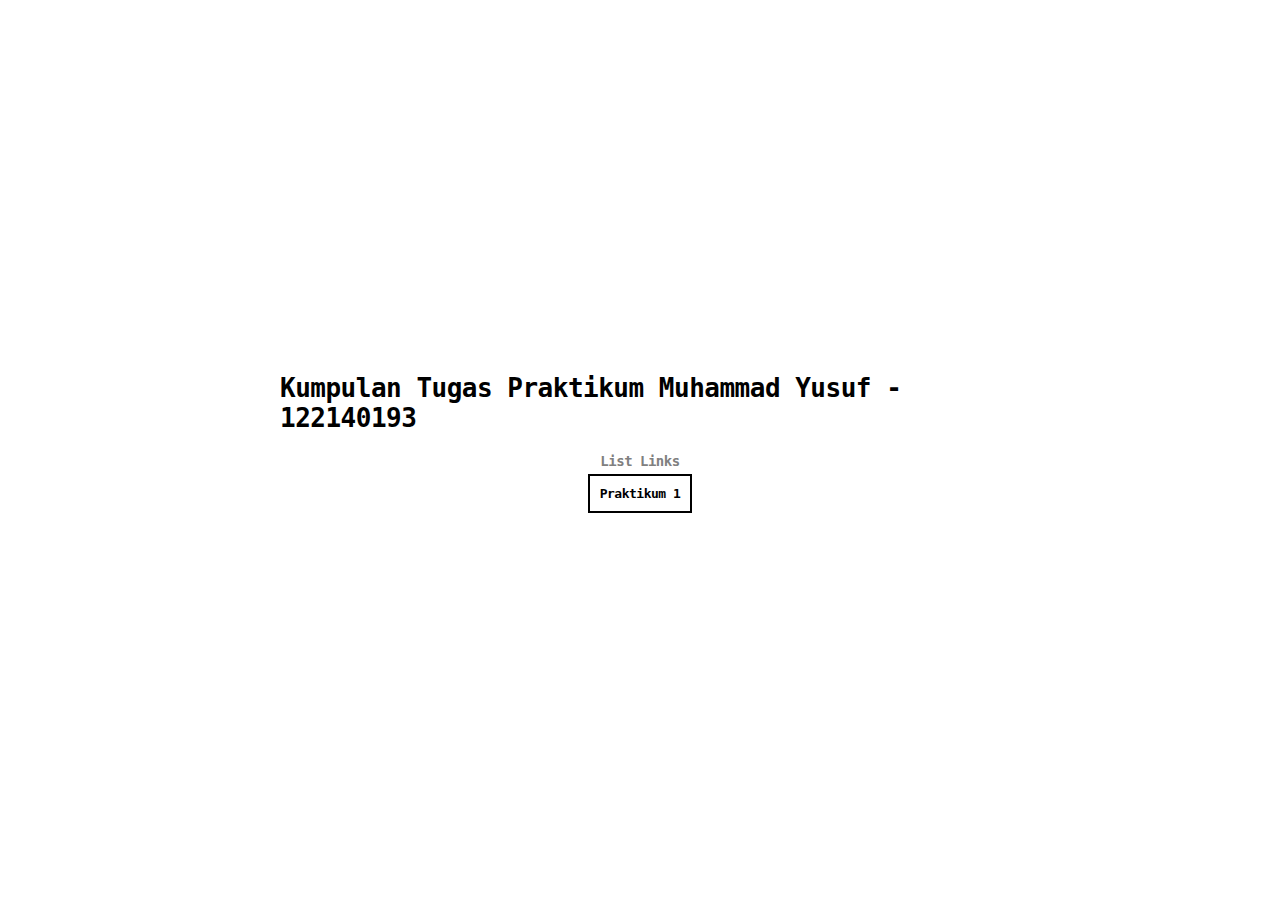
<file: index.html>
<!DOCTYPE html>
<html lang="en">
  <head>
    <meta charset="UTF-8" />
    <meta name="viewport" content="width=device-width, initial-scale=1.0" />
    <title>Tugas Muhammad Yusuf - 122140193</title>
    <link rel="stylesheet" href="./style.css" />
  </head>
  <body>
    <div class="container">
      <h1>Kumpulan Tugas Praktikum Muhammad Yusuf - 122140193</h1>

      <div class="links-container">
        <p>List Links</p>

        <div class="link-list">
          <a href="./pertemuan1/index.html">Praktikum 1</a>
          <!-- <a href="./pertemuan2/index.html">Praktikum 2</a> -->
        </div>
      </div>
    </div>
  </body>
</html>
</file>
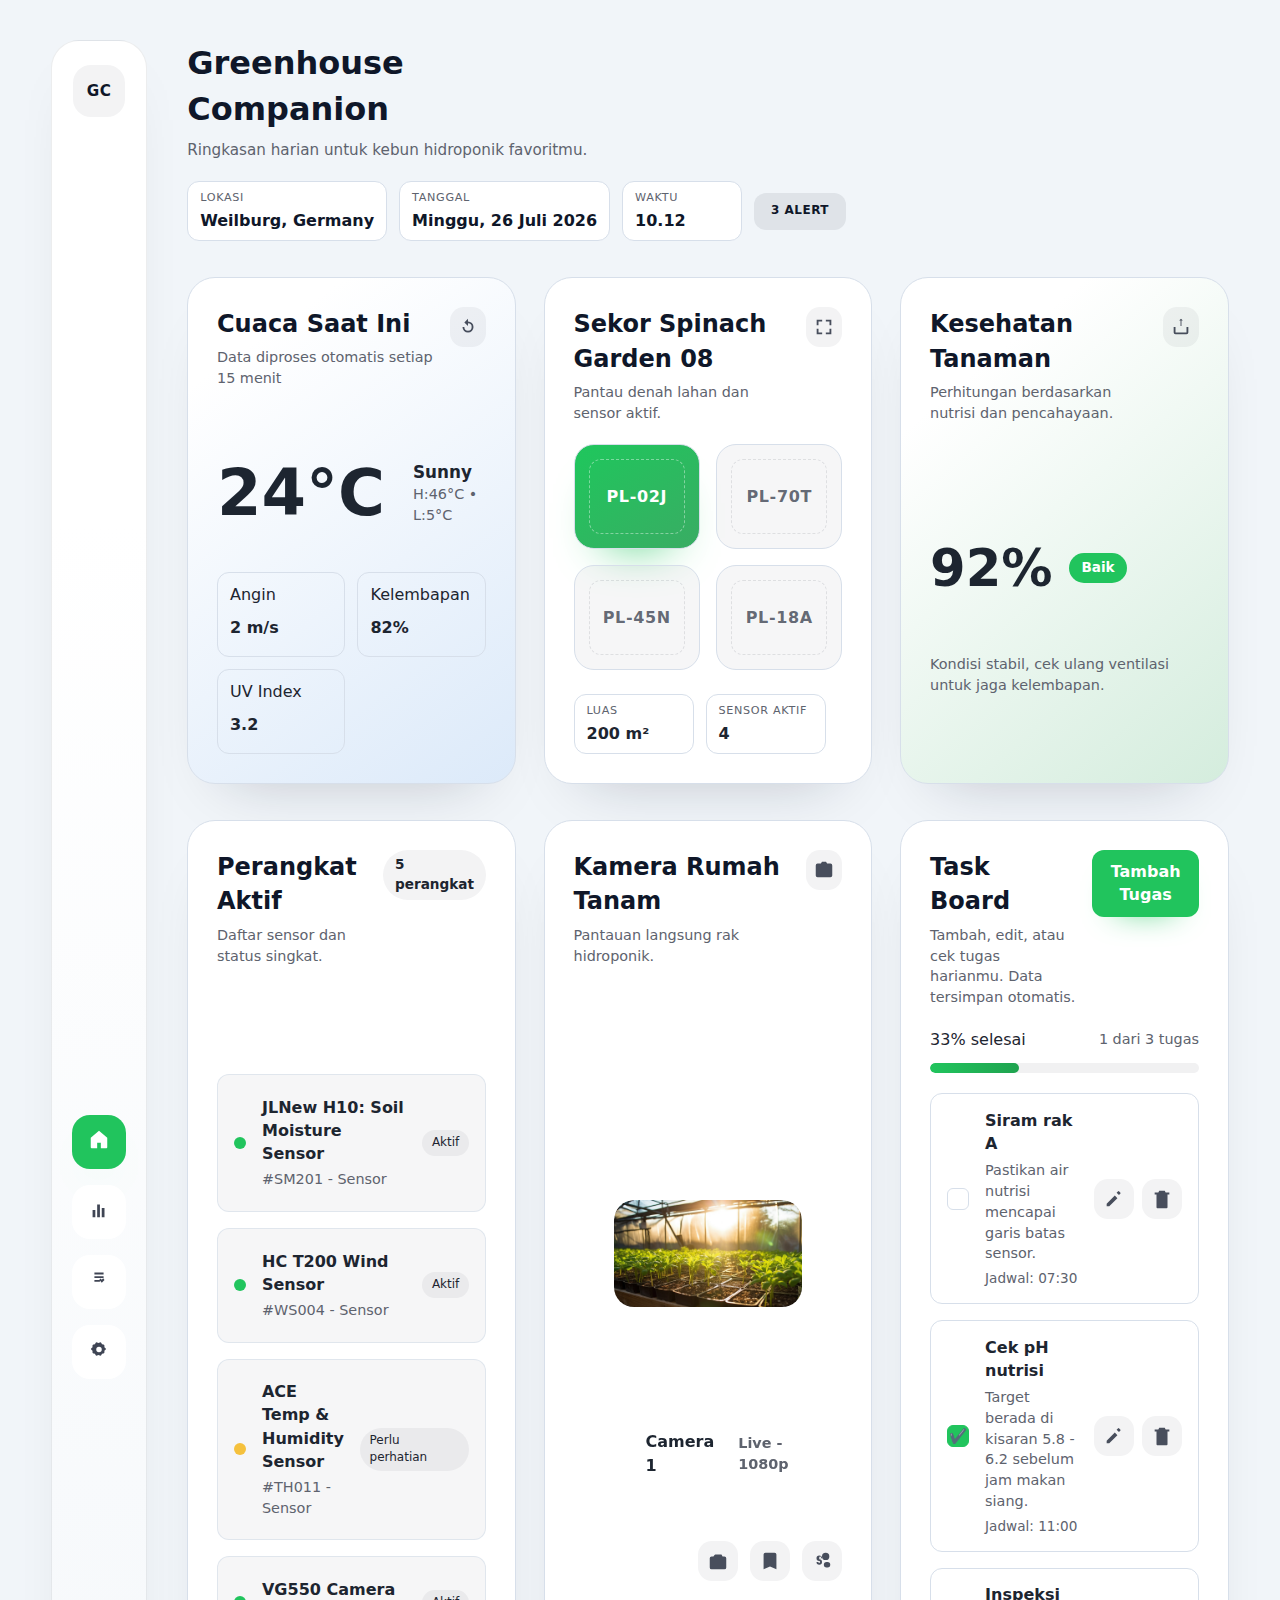
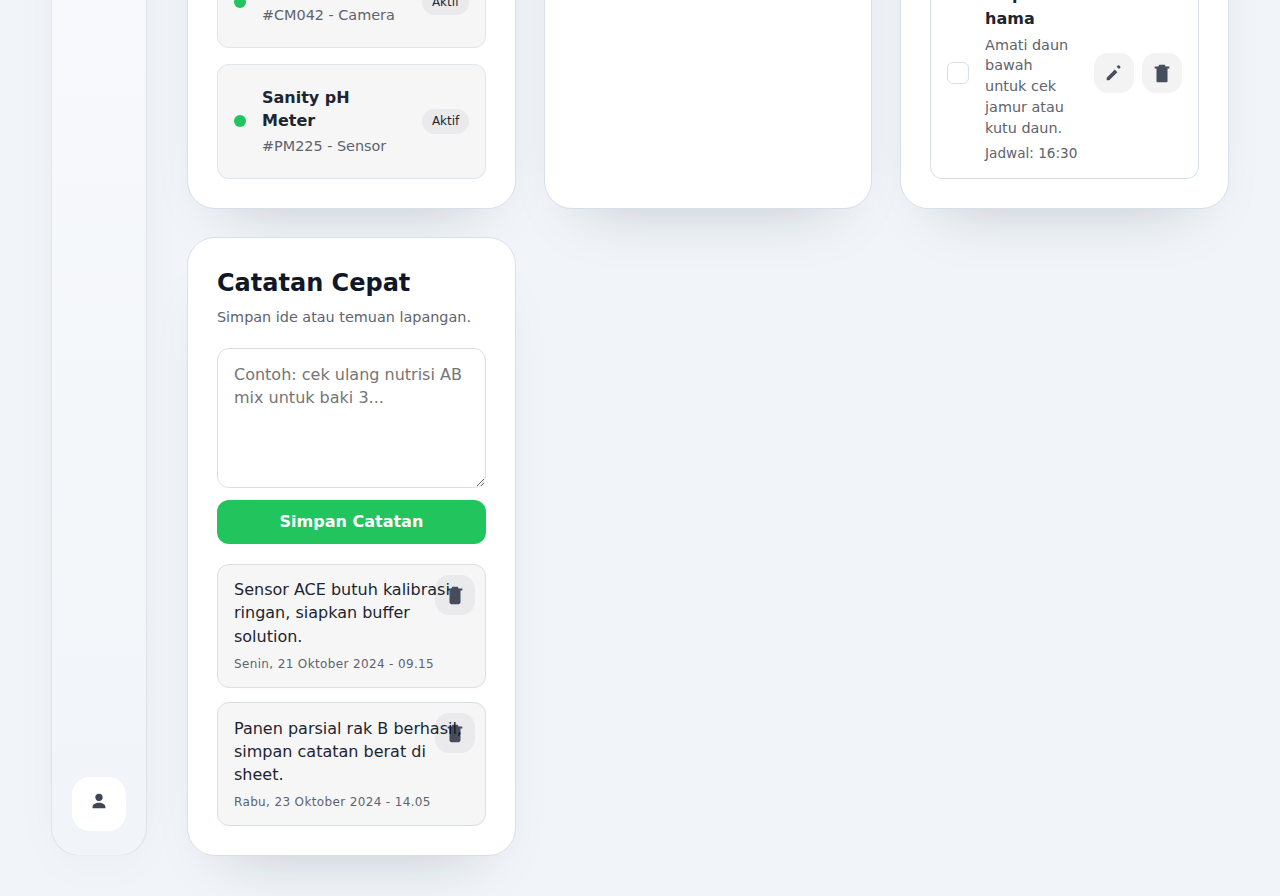
<file: pertemuan2/index.html>
<!DOCTYPE html>
<html lang="en">
  <head>
    <meta charset="UTF-8" />
    <meta name="viewport" content="width=device-width, initial-scale=1.0" />
    <title>Greenhouse Companion Dashboard</title>
    <link rel="stylesheet" href="./style.css" />
  </head>
  <body>
    <div class="app-shell">
      <aside class="sidebar" data-module="sidebar">
        <div class="sidebar__logo" aria-label="Dashboard navigation">
          <span class="sidebar__badge">GC</span>
        </div>
        <nav class="sidebar__nav" aria-label="Primary">
          <a class="sidebar__button" data-route="index.html" href="index.html">
            <span aria-hidden="true">
              <svg viewBox="0 0 24 24" focusable="false">
                <path
                  d="M12 3 3 10.5V21a1 1 0 0 0 1 1h6v-6h4v6h6a1 1 0 0 0 1-1V10.5L12 3Z"
                />
              </svg>
            </span>
            <span class="sr-only">Beranda</span>
          </a>
          <a
            class="sidebar__button"
            data-route="analytics.html"
            href="analytics.html"
          >
            <span aria-hidden="true">
              <svg viewBox="0 0 24 24" focusable="false">
                <path d="M5 13h3v8H5zm5-6h3v14h-3zm5 4h3v10h-3z" />
              </svg>
            </span>
            <span class="sr-only">Analitik</span>
          </a>
          <a class="sidebar__button" data-route="tasks.html" href="tasks.html">
            <span aria-hidden="true">
              <svg viewBox="0 0 24 24" focusable="false">
                <path d="M7 5h10v2H7zM7 9h10v2H7zM7 13h6v2H7z" />
                <path
                  d="m16.59 11.17-1.6 1.6-1.23-1.24-1.41 1.42L15 16l3-3-1.41-1.83Z"
                />
              </svg>
            </span>
            <span class="sr-only">Tugas</span>
          </a>
          <a
            class="sidebar__button"
            data-route="settings.html"
            href="settings.html"
          >
            <span aria-hidden="true">
              <svg viewBox="0 0 24 24" focusable="false">
                <path
                  d="M19.14 12.94a1.29 1.29 0 0 0 0-1.88l-1.27-.98.08-1.57a1.3 1.3 0 0 0-1.09-1.32l-1.58-.27-.73-1.4a1.3 1.3 0 0 0-1.67-.6l-1.47.6-1.47-.6a1.3 1.3 0 0 0-1.67.6l-.73 1.4-1.58.27a1.3 1.3 0 0 0-1.09 1.32l.08 1.57-1.27.98a1.29 1.29 0 0 0 0 1.88l1.27.98-.08 1.57a1.3 1.3 0 0 0 1.09 1.32l1.58.27.73 1.4a1.3 1.3 0 0 0 1.67.6l1.47-.6 1.47.6a1.3 1.3 0 0 0 1.67-.6l.73-1.4 1.58-.27a1.3 1.3 0 0 0 1.09-1.32l-.08-1.57Zm-7.14 2.56a3 3 0 1 1 3-3 3 3 0 0 1-3 3Z"
                />
              </svg>
            </span>
            <span class="sr-only">Pengaturan</span>
          </a>
        </nav>
        <footer class="sidebar__footer">
          <a
            class="sidebar__button"
            data-route="profile.html"
            href="profile.html"
          >
            <span aria-hidden="true">
              <svg viewBox="0 0 24 24" focusable="false">
                <path
                  d="M12 12a4 4 0 1 0 0-8 4 4 0 0 0 0 8Zm0 2c-3.99 0-7 2.02-7 4.5V20h14v-1.5c0-2.48-3.01-4.5-7-4.5Z"
                />
              </svg>
            </span>
            <span class="sr-only">Profil</span>
          </a>
        </footer>
      </aside>

      <main class="main-area">
        <header class="top-bar">
          <div class="top-bar__info">
            <h1>Greenhouse Companion</h1>
            <p>Ringkasan harian untuk kebun hidroponik favoritmu.</p>
          </div>
          <div class="top-bar__meta">
            <div class="meta-chip">
              <span class="meta-chip__label">Lokasi</span>
              <span class="meta-chip__value" data-location
                >Weilburg, Germany</span
              >
            </div>
            <div class="meta-chip">
              <span class="meta-chip__label">Tanggal</span>
              <span class="meta-chip__value" data-current-date
                >Selasa, 10 September 2024</span
              >
            </div>
            <div class="meta-chip">
              <span class="meta-chip__label">Waktu</span>
              <span class="meta-chip__value" data-current-time>09:37</span>
            </div>
            <button class="alert-button" data-action="alerts" type="button">
              <span aria-hidden="true">3 alert</span>
              <span class="sr-only">Buka daftar alert</span>
            </button>
          </div>
        </header>

        <section class="grid grid--summary">
          <article class="card card--highlight" id="weather-card">
            <header class="card__header">
              <div>
                <h2>Cuaca Saat Ini</h2>
                <p class="muted">Data diproses otomatis setiap 15 menit</p>
              </div>
              <button
                class="icon-button"
                data-action="refresh-weather"
                type="button"
                aria-label="Perbarui cuaca"
              >
                <svg viewBox="0 0 24 24" focusable="false">
                  <path d="M12 6V3l-4 4 4 4V8a4 4 0 1 1-4 4H6a6 6 0 1 0 6-6Z" />
                </svg>
              </button>
            </header>
            <section class="weather-summary">
              <div class="weather-summary__temp" data-temperature>24&deg;C</div>
              <div>
                <p class="weather-summary__condition" data-condition>Sunny</p>
                <p class="muted" data-temp-range>H:46&deg;C &bull; L:5&deg;C</p>
              </div>
            </section>
            <footer class="weather-details">
              <div class="weather-details__item">
                <span>Angin</span>
                <strong data-wind-speed>2 m/s</strong>
              </div>
              <div class="weather-details__item">
                <span>Kelembapan</span>
                <strong data-humidity>82%</strong>
              </div>
              <div class="weather-details__item">
                <span>UV Index</span>
                <strong data-uv-index>3.2</strong>
              </div>
            </footer>
          </article>

          <article class="card map-card">
            <header class="card__header">
              <div>
                <h2>Sekor Spinach Garden 08</h2>
                <p class="muted">Pantau denah lahan dan sensor aktif.</p>
              </div>
              <button
                class="icon-button"
                data-action="expand-map"
                type="button"
                aria-label="Perbesar denah"
              >
                <svg viewBox="0 0 24 24" focusable="false">
                  <path
                    d="M4 4h6v2H6v4H4V4Zm16 0v6h-2V6h-4V4h6ZM4 14h2v4h4v2H4v-6Zm16 6h-6v-2h4v-4h2v6Z"
                  />
                </svg>
              </button>
            </header>
            <div class="map-card__body">
              <div class="map-card__grid">
                <div class="map-card__plot is-active">
                  <span>PL-02J</span>
                </div>
                <div class="map-card__plot">
                  <span>PL-70T</span>
                </div>
                <div class="map-card__plot">
                  <span>PL-45N</span>
                </div>
                <div class="map-card__plot">
                  <span>PL-18A</span>
                </div>
              </div>
              <div class="map-card__meta">
                <div class="meta-chip">
                  <span class="meta-chip__label">Luas</span>
                  <span class="meta-chip__value">200 m&sup2;</span>
                </div>
                <div class="meta-chip">
                  <span class="meta-chip__label">Sensor Aktif</span>
                  <span class="meta-chip__value" data-sensor-count>4</span>
                </div>
              </div>
            </div>
          </article>

          <article class="card card--status" id="health-card">
            <header class="card__header">
              <div>
                <h2>Kesehatan Tanaman</h2>
                <p class="muted">
                  Perhitungan berdasarkan nutrisi dan pencahayaan.
                </p>
              </div>
              <button
                class="icon-button"
                data-action="share-health"
                type="button"
                aria-label="Bagikan laporan kesehatan"
              >
                <svg viewBox="0 0 24 24" focusable="false">
                  <path d="m14 5-2-2-2 2h1.5v6h1V5H14Z" />
                  <path
                    d="M6 20h12a2 2 0 0 0 2-2v-6h-2v6H6v-6H4v6a2 2 0 0 0 2 2Z"
                  />
                </svg>
              </button>
            </header>
            <div class="status-card__content">
              <div class="status-card__value" data-health-score>94%</div>
              <div class="status-card__tag">Baik</div>
            </div>
            <p class="muted" data-health-message>
              Tanamanmu lagi on fire, pertahankan pola nutrisi saat ini.
            </p>
          </article>
        </section>

        <section class="grid grid--detail">
          <article class="card" id="device-card">
            <header class="card__header">
              <div>
                <h2>Perangkat Aktif</h2>
                <p class="muted">Daftar sensor dan status singkat.</p>
              </div>
              <span class="chip" data-device-count>0 perangkat</span>
            </header>
            <ul class="device-list" data-device-list></ul>
          </article>

          <article class="card camera-card">
            <header class="card__header">
              <div>
                <h2>Kamera Rumah Tanam</h2>
                <p class="muted">Pantauan langsung rak hidroponik.</p>
              </div>
              <button
                class="icon-button"
                data-action="cycle-camera"
                type="button"
                aria-label="Ganti kamera"
              >
                <svg viewBox="0 0 24 24" focusable="false">
                  <path
                    d="M5 5h3.6L9.8 3h4.4l1.2 2H19a2 2 0 0 1 2 2v11a2 2 0 0 1-2 2H5a2 2 0 0 1-2-2V7a2 2 0 0 1 2-2Zm7 4.5a3.5 3.5 0 1 0 0 7 3.5 3.5 0 0 0 0-7Zm0-2a5.5 5.5 0 1 1 0 11 5.5 5.5 0 0 1 0-11Z"
                  />
                </svg>
              </button>
            </header>
            <figure class="camera-card__body">
              <img
                src="./assets/image.png"
                alt="Rak hidroponik berisi sayuran hijau"
              />
              <figcaption class="camera-card__caption">
                <span data-camera-name>Camera 1</span>
                <span class="muted" data-camera-status>Live - 1080p</span>
              </figcaption>
            </figure>
            <footer class="camera-action">
              <button
                class="icon-button"
                data-action="camera-capture"
                type="button"
                aria-label="Ambil foto"
              >
                <svg viewBox="0 0 24 24" focusable="false">
                  <path
                    d="M12 16.5a3.5 3.5 0 1 0 0-7 3.5 3.5 0 0 0 0 7Zm7-9.5h-2l-1.2-2A1 1 0 0 0 14.9 5H9.1a1 1 0 0 0-.9.5L7 7H5a2 2 0 0 0-2 2v10a2 2 0 0 0 2 2h14a2 2 0 0 0 2-2V9a2 2 0 0 0-2-2Z"
                  />
                </svg>
              </button>
              <button
                class="icon-button"
                data-action="camera-bookmark"
                type="button"
                aria-label="Simpan tangkapan"
              >
                <svg viewBox="0 0 24 24" focusable="false">
                  <path
                    d="M7 3h10a2 2 0 0 1 2 2v16l-7-3-7 3V5a2 2 0 0 1 2-2Z"
                  />
                </svg>
              </button>
              <button
                class="icon-button"
                data-action="camera-share"
                type="button"
                aria-label="Bagikan feed"
              >
                <svg viewBox="0 0 24 24" focusable="false">
                  <path
                    d="M16 3a4 4 0 1 1-4 4 4 4 0 0 1 4-4Zm-7 7a3 3 0 1 1-3 3h2a1 1 0 1 0 1-1 3 3 0 0 1 0-6 3 3 0 0 1 3 3h-2a1 1 0 1 0-1-1Z"
                  />
                  <path d="M18 13a3 3 0 0 1 0 6h-1a3 3 0 0 1 0-6h1Z" />
                </svg>
              </button>
            </footer>
          </article>

          <article class="card tasks-card" id="task-card">
            <header class="card__header">
              <div>
                <h2>Task Board</h2>
                <p class="muted">
                  Tambah, edit, atau cek tugas harianmu. Data tersimpan
                  otomatis.
                </p>
              </div>
              <button
                class="primary-button"
                data-action="add-task"
                type="button"
              >
                Tambah Tugas
              </button>
            </header>
            <div class="progress-meter">
              <div class="progress-meter__info">
                <span data-progress-label>0% selesai</span>
                <span class="muted" data-progress-count>0 dari 0 tugas</span>
              </div>
              <div class="progress-meter__bar">
                <span class="progress-meter__fill" data-progress-fill></span>
              </div>
            </div>
            <ul class="task-list" data-task-list></ul>
          </article>

          <article class="card notes-card">
            <header class="card__header">
              <div>
                <h2>Catatan Cepat</h2>
                <p class="muted">Simpan ide atau temuan lapangan.</p>
              </div>
            </header>
            <form class="notes-form" data-notes-form>
              <textarea
                name="note"
                rows="4"
                placeholder="Contoh: cek ulang nutrisi AB mix untuk baki 3..."
                required
              ></textarea>
              <button class="primary-button" type="submit">
                Simpan Catatan
              </button>
            </form>
            <ul class="notes-list" data-notes-list></ul>
          </article>
        </section>
      </main>
    </div>

    <dialog class="task-dialog" data-task-dialog>
      <form method="dialog" class="task-dialog__content" data-task-form>
        <header>
          <h3 data-dialog-title>Tambah Tugas</h3>
        </header>
        <label>
          Judul
          <input
            name="title"
            type="text"
            placeholder="Contoh: Siram rak A"
            required
          />
        </label>
        <label>
          Catatan
          <textarea
            name="description"
            rows="3"
            placeholder="Detail singkat tentang tugas ini"
            required
          ></textarea>
        </label>
        <label>
          Jadwal
          <input name="schedule" type="time" value="07:00" />
        </label>
        <footer class="task-dialog__footer">
          <button
            type="reset"
            class="secondary-button"
            data-action="close-dialog"
          >
            Batal
          </button>
          <button
            type="submit"
            class="primary-button"
            data-action="submit-task"
          >
            Simpan
          </button>
        </footer>
      </form>
    </dialog>

    <template id="task-item">
      <li class="task-item">
        <label class="task-item__checkbox">
          <input type="checkbox" />
          <span></span>
        </label>
        <div class="task-item__content">
          <strong class="task-item__title"></strong>
          <p class="task-item__description muted"></p>
          <span class="task-item__schedule"></span>
        </div>
        <div class="task-item__actions">
          <button
            class="icon-button"
            data-action="edit-task"
            type="button"
            aria-label="Edit tugas"
          >
            <svg viewBox="0 0 24 24" focusable="false">
              <path
                d="m4 17.17 8.88-8.88 2.83 2.83L6.83 20H4v-2.83Zm13.41-9.41 1.42-1.42a1 1 0 0 0 0-1.41l-1.17-1.18a1 1 0 0 0-1.41 0l-1.42 1.42 2.58 2.59Z"
              />
            </svg>
          </button>
          <button
            class="icon-button"
            data-action="delete-task"
            type="button"
            aria-label="Hapus tugas"
          >
            <svg viewBox="0 0 24 24" focusable="false">
              <path
                d="M6 7h12v14a1 1 0 0 1-1 1H7a1 1 0 0 1-1-1V7Zm3-4h6l1 2h4v2H4V5h4l1-2Z"
              />
            </svg>
          </button>
        </div>
      </li>
    </template>

    <template id="device-item">
      <li class="device-item">
        <span class="device-item__status is-online" aria-hidden="true"></span>
        <div class="device-item__body">
          <strong class="device-item__name"></strong>
          <div class="device-item__meta muted"></div>
        </div>
        <span class="device-item__tag"></span>
      </li>
    </template>

    <template id="note-item">
      <li class="note-item">
        <p></p>
        <span class="note-item__time muted"></span>
        <button
          class="icon-button"
          data-action="delete-note"
          type="button"
          aria-label="Hapus catatan"
        >
          <svg viewBox="0 0 24 24" focusable="false">
            <path
              d="M6 7h12v13a2 2 0 0 1-2 2H8a2 2 0 0 1-2-2V7Zm3-4h6l1 2h4v2H4V5h4l1-2Z"
            />
          </svg>
        </button>
      </li>
    </template>

    <script type="module" src="./nav.js"></script>
    <script type="module" src="./index.js"></script>
  </body>
</html>
</file>
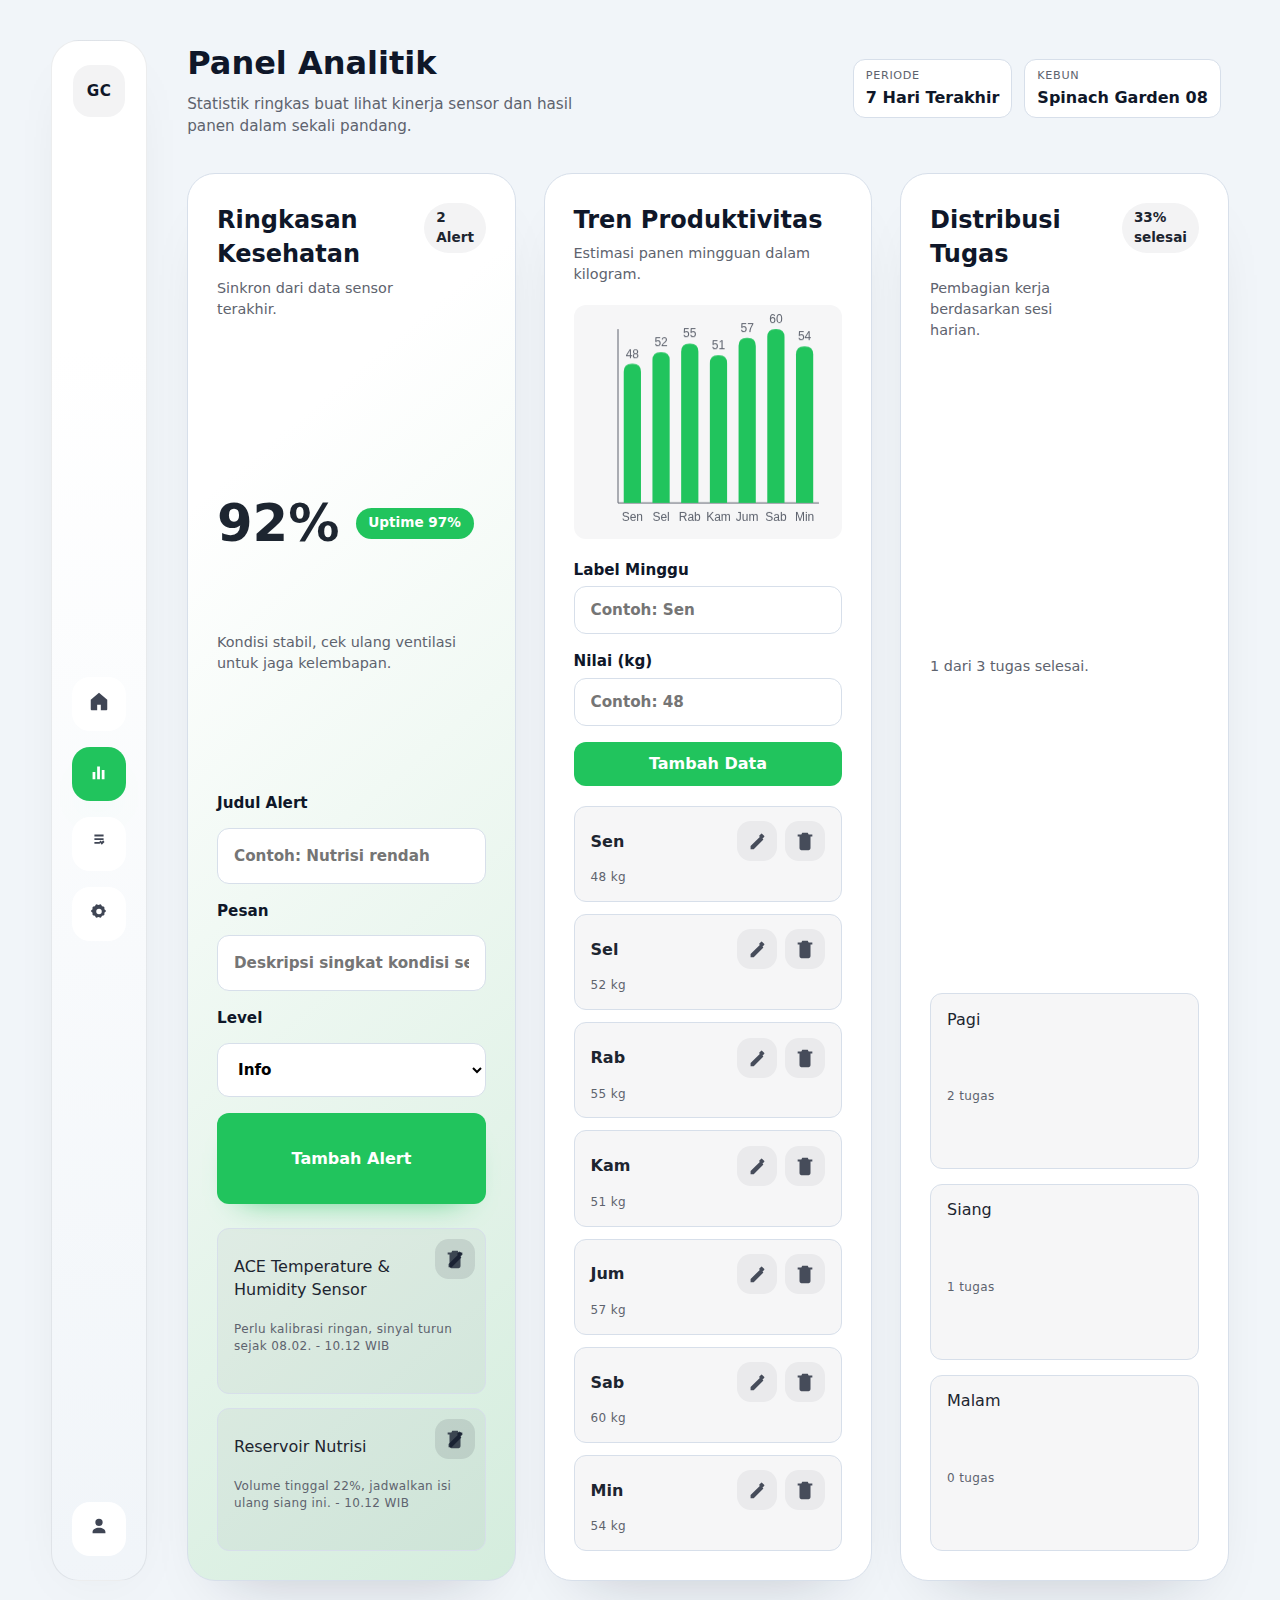
<file: pertemuan2/analytics.html>
<!DOCTYPE html>
<html lang="en">
  <head>
    <meta charset="UTF-8" />
    <meta name="viewport" content="width=device-width, initial-scale=1.0" />
    <title>Greenhouse Companion | Analytics</title>
    <link rel="stylesheet" href="./style.css" />
  </head>
  <body>
    <div class="app-shell">
      <aside class="sidebar" data-module="sidebar">
        <div class="sidebar__logo" aria-label="Dashboard navigation">
          <span class="sidebar__badge">GC</span>
        </div>
        <nav class="sidebar__nav" aria-label="Primary">
          <a class="sidebar__button" data-route="index.html" href="index.html">
            <span aria-hidden="true">
              <svg viewBox="0 0 24 24" focusable="false">
                <path
                  d="M12 3 3 10.5V21a1 1 0 0 0 1 1h6v-6h4v6h6a1 1 0 0 0 1-1V10.5L12 3Z"
                />
              </svg>
            </span>
            <span class="sr-only">Beranda</span>
          </a>
          <a
            class="sidebar__button"
            data-route="analytics.html"
            href="analytics.html"
          >
            <span aria-hidden="true">
              <svg viewBox="0 0 24 24" focusable="false">
                <path d="M5 13h3v8H5zm5-6h3v14h-3zm5 4h3v10h-3z" />
              </svg>
            </span>
            <span class="sr-only">Analitik</span>
          </a>
          <a class="sidebar__button" data-route="tasks.html" href="tasks.html">
            <span aria-hidden="true">
              <svg viewBox="0 0 24 24" focusable="false">
                <path d="M7 5h10v2H7zM7 9h10v2H7zM7 13h6v2H7z" />
                <path
                  d="m16.59 11.17-1.6 1.6-1.23-1.24-1.41 1.42L15 16l3-3-1.41-1.83Z"
                />
              </svg>
            </span>
            <span class="sr-only">Tugas</span>
          </a>
          <a
            class="sidebar__button"
            data-route="settings.html"
            href="settings.html"
          >
            <span aria-hidden="true">
              <svg viewBox="0 0 24 24" focusable="false">
                <path
                  d="M19.14 12.94a1.29 1.29 0 0 0 0-1.88l-1.27-.98.08-1.57a1.3 1.3 0 0 0-1.09-1.32l-1.58-.27-.73-1.4a1.3 1.3 0 0 0-1.67-.6l-1.47.6-1.47-.6a1.3 1.3 0 0 0-1.67.6l-.73 1.4-1.58.27a1.3 1.3 0 0 0-1.09 1.32l.08 1.57-1.27.98a1.29 1.29 0 0 0 0 1.88l1.27.98-.08 1.57a1.3 1.3 0 0 0 1.09 1.32l1.58.27.73 1.4a1.3 1.3 0 0 0 1.67.6l1.47-.6 1.47.6a1.3 1.3 0 0 0 1.67-.6l.73-1.4 1.58-.27a1.3 1.3 0 0 0 1.09-1.32l-.08-1.57Zm-7.14 2.56a3 3 0 1 1 3-3 3 3 0 0 1-3 3Z"
                />
              </svg>
            </span>
            <span class="sr-only">Pengaturan</span>
          </a>
        </nav>
        <footer class="sidebar__footer">
          <a
            class="sidebar__button"
            data-route="profile.html"
            href="profile.html"
          >
            <span aria-hidden="true">
              <svg viewBox="0 0 24 24" focusable="false">
                <path
                  d="M12 12a4 4 0 1 0 0-8 4 4 0 0 0 0 8Zm0 2c-3.99 0-7 2.02-7 4.5V20h14v-1.5c0-2.48-3.01-4.5-7-4.5Z"
                />
              </svg>
            </span>
            <span class="sr-only">Profil</span>
          </a>
        </footer>
      </aside>

      <main class="main-area">
        <header class="top-bar">
          <div class="top-bar__info">
            <h1>Panel Analitik</h1>
            <p>
              Statistik ringkas buat lihat kinerja sensor dan hasil panen dalam
              sekali pandang.
            </p>
          </div>
          <div class="top-bar__meta">
            <div class="meta-chip">
              <span class="meta-chip__label">Periode</span>
              <span class="meta-chip__value">7 Hari Terakhir</span>
            </div>
            <div class="meta-chip">
              <span class="meta-chip__label">Kebun</span>
              <span class="meta-chip__value">Spinach Garden 08</span>
            </div>
          </div>
        </header>

        <section class="grid grid--summary">
          <article class="card card--status analytics-summary">
            <header class="card__header">
              <div>
                <h2>Ringkasan Kesehatan</h2>
                <p class="muted">Sinkron dari data sensor terakhir.</p>
              </div>
              <span class="chip" data-analytics-alert-count>0 Alert</span>
            </header>
            <div class="status-card__content">
              <div class="status-card__value" data-analytics-health>0%</div>
              <div class="status-card__tag" data-analytics-uptime>
                Uptime 0%
              </div>
            </div>
            <p class="muted" data-analytics-health-message>
              Insight kesehatan diambil dari kombinasi sinyal kelembapan,
              temperatur, dan pH.
            </p>
            <form class="analytics-alert-form" data-alert-form>
              <div class="analytics-alert-form__grid">
                <label>
                  Judul Alert
                  <input
                    type="text"
                    name="title"
                    required
                    placeholder="Contoh: Nutrisi rendah"
                  />
                </label>
                <label>
                  Pesan
                  <input
                    type="text"
                    name="message"
                    required
                    placeholder="Deskripsi singkat kondisi sensor"
                  />
                </label>
                <label>
                  Level
                  <select name="level">
                    <option value="info">Info</option>
                    <option value="warning">Warning</option>
                  </select>
                </label>
              </div>
              <button class="primary-button" type="submit">Tambah Alert</button>
            </form>
            <ul
              class="notes-list analytics-alert-list"
              data-analytics-alerts
            ></ul>
          </article>

          <article class="card analytics-chart">
            <header class="card__header">
              <div>
                <h2>Tren Produktivitas</h2>
                <p class="muted">Estimasi panen mingguan dalam kilogram.</p>
              </div>
            </header>
            <canvas id="productivity-chart" height="260"></canvas>
            <form class="analytics-trend-form" data-trend-form>
              <div class="analytics-trend-form__grid">
                <label>
                  Label Minggu
                  <input
                    type="text"
                    name="label"
                    required
                    placeholder="Contoh: Sen"
                  />
                </label>
                <label>
                  Nilai (kg)
                  <input
                    type="number"
                    name="value"
                    min="0"
                    required
                    placeholder="Contoh: 48"
                  />
                </label>
              </div>
              <button class="primary-button" type="submit">Tambah Data</button>
            </form>
            <ul class="trend-list" data-trend-list></ul>
          </article>

          <article class="card">
            <header class="card__header">
              <div>
                <h2>Distribusi Tugas</h2>
                <p class="muted">Pembagian kerja berdasarkan sesi harian.</p>
              </div>
              <span class="chip" data-analytics-task-progress>0% selesai</span>
            </header>
            <p class="muted" data-analytics-task-count>
              0 dari 0 tugas selesai.
            </p>
            <ul class="notes-list" data-analytics-task-sessions></ul>
          </article>
        </section>
      </main>
    </div>

    <script type="module" src="./nav.js"></script>
    <script type="module" src="./analytics.js"></script>
  </body>
</html>
</file>
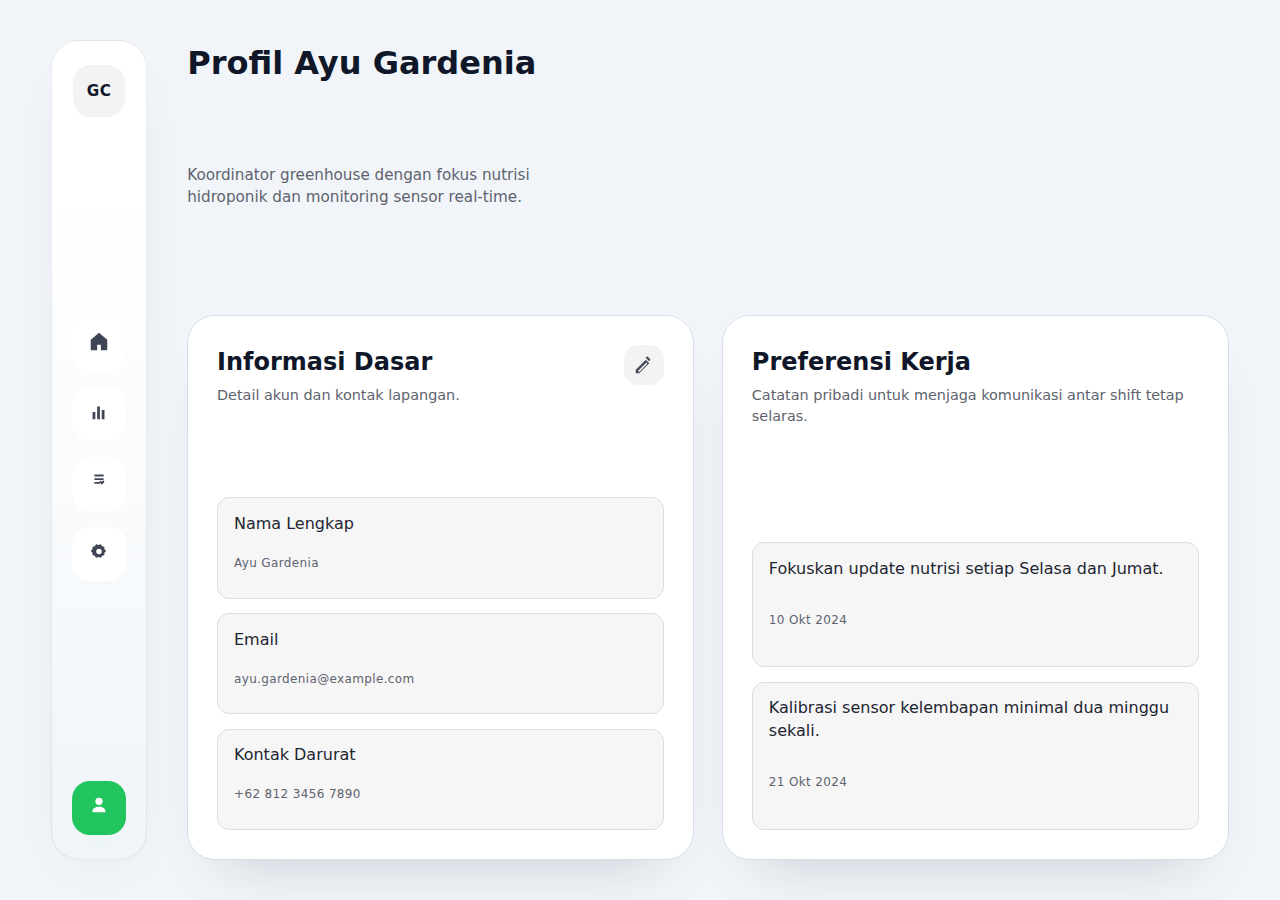
<file: pertemuan2/profile.html>
<!DOCTYPE html>
<html lang="en">
  <head>
    <meta charset="UTF-8" />
    <meta name="viewport" content="width=device-width, initial-scale=1.0" />
    <title>Greenhouse Companion | Profile</title>
    <link rel="stylesheet" href="./style.css" />
  </head>
  <body>
    <div class="app-shell">
      <aside class="sidebar" data-module="sidebar">
        <div class="sidebar__logo" aria-label="Dashboard navigation">
          <span class="sidebar__badge">GC</span>
        </div>
        <nav class="sidebar__nav" aria-label="Primary">
          <a class="sidebar__button" data-route="index.html" href="index.html">
            <span aria-hidden="true">
              <svg viewBox="0 0 24 24" focusable="false">
                <path
                  d="M12 3 3 10.5V21a1 1 0 0 0 1 1h6v-6h4v6h6a1 1 0 0 0 1-1V10.5L12 3Z"
                />
              </svg>
            </span>
            <span class="sr-only">Beranda</span>
          </a>
          <a
            class="sidebar__button"
            data-route="analytics.html"
            href="analytics.html"
          >
            <span aria-hidden="true">
              <svg viewBox="0 0 24 24" focusable="false">
                <path d="M5 13h3v8H5zm5-6h3v14h-3zm5 4h3v10h-3z" />
              </svg>
            </span>
            <span class="sr-only">Analitik</span>
          </a>
          <a class="sidebar__button" data-route="tasks.html" href="tasks.html">
            <span aria-hidden="true">
              <svg viewBox="0 0 24 24" focusable="false">
                <path d="M7 5h10v2H7zM7 9h10v2H7zM7 13h6v2H7z" />
                <path
                  d="m16.59 11.17-1.6 1.6-1.23-1.24-1.41 1.42L15 16l3-3-1.41-1.83Z"
                />
              </svg>
            </span>
            <span class="sr-only">Tugas</span>
          </a>
          <a
            class="sidebar__button"
            data-route="settings.html"
            href="settings.html"
          >
            <span aria-hidden="true">
              <svg viewBox="0 0 24 24" focusable="false">
                <path
                  d="M19.14 12.94a1.29 1.29 0 0 0 0-1.88l-1.27-.98.08-1.57a1.3 1.3 0 0 0-1.09-1.32l-1.58-.27-.73-1.4a1.3 1.3 0 0 0-1.67-.6l-1.47.6-1.47-.6a1.3 1.3 0 0 0-1.67.6l-.73 1.4-1.58.27a1.3 1.3 0 0 0-1.09 1.32l.08 1.57-1.27.98a1.29 1.29 0 0 0 0 1.88l1.27.98-.08 1.57a1.3 1.3 0 0 0 1.09 1.32l1.58.27.73 1.4a1.3 1.3 0 0 0 1.67.6l1.47-.6 1.47.6a1.3 1.3 0 0 0 1.67-.6l.73-1.4 1.58-.27a1.3 1.3 0 0 0 1.09-1.32l-.08-1.57Zm-7.14 2.56a3 3 0 1 1 3-3 3 3 0 0 1-3 3Z"
                />
              </svg>
            </span>
            <span class="sr-only">Pengaturan</span>
          </a>
        </nav>
        <footer class="sidebar__footer">
          <a
            class="sidebar__button"
            data-route="profile.html"
            href="profile.html"
          >
            <span aria-hidden="true">
              <svg viewBox="0 0 24 24" focusable="false">
                <path
                  d="M12 12a4 4 0 1 0 0-8 4 4 0 0 0 0 8Zm0 2c-3.99 0-7 2.02-7 4.5V20h14v-1.5c0-2.48-3.01-4.5-7-4.5Z"
                />
              </svg>
            </span>
            <span class="sr-only">Profil</span>
          </a>
        </footer>
      </aside>

      <main class="main-area">
        <header class="top-bar">
          <div class="top-bar__info">
            <h1 data-profile-heading>Profil Operator</h1>
            <p data-profile-bio>
              Data singkat operator utama greenhouse. Ubah info dari sini kapan
              pun dibutuhkan.
            </p>
          </div>
        </header>

        <section class="grid grid--detail">
          <article class="card">
            <header class="card__header">
              <div>
                <h2>Informasi Dasar</h2>
                <p class="muted">Detail akun dan kontak lapangan.</p>
              </div>
              <button
                class="icon-button"
                type="button"
                aria-label="Edit profil"
              >
                <svg viewBox="0 0 24 24" focusable="false">
                  <path
                    d="M3 17.25V21h3.75l11-11-3.75-3.75-11 11Zm2.92.83 8.58-8.58 1.17 1.17-8.59 8.58H5.92Zm12.71-12.7a1 1 0 0 1 0 1.41l-1.17 1.17-3.75-3.75 1.17-1.17a1 1 0 0 1 1.41 0l2.34 2.34Z"
                  />
                </svg>
              </button>
            </header>
            <ul class="notes-list">
              <li class="note-item">
                <p>Nama Lengkap</p>
                <span class="note-item__time muted" data-profile-name></span>
              </li>
              <li class="note-item">
                <p>Email</p>
                <span class="note-item__time muted" data-profile-email></span>
              </li>
              <li class="note-item">
                <p>Kontak Darurat</p>
                <span class="note-item__time muted" data-profile-phone></span>
              </li>
            </ul>
          </article>

          <article class="card">
            <header class="card__header">
              <div>
                <h2>Preferensi Kerja</h2>
                <p class="muted">
                  Catatan pribadi untuk menjaga komunikasi antar shift tetap
                  selaras.
                </p>
              </div>
            </header>
            <div class="notes-list" data-profile-notes></div>
          </article>
        </section>
      </main>
    </div>

    <script type="module" src="./nav.js"></script>
    <script type="module" src="./profile-page.js"></script>
  </body>
</html>
</file>
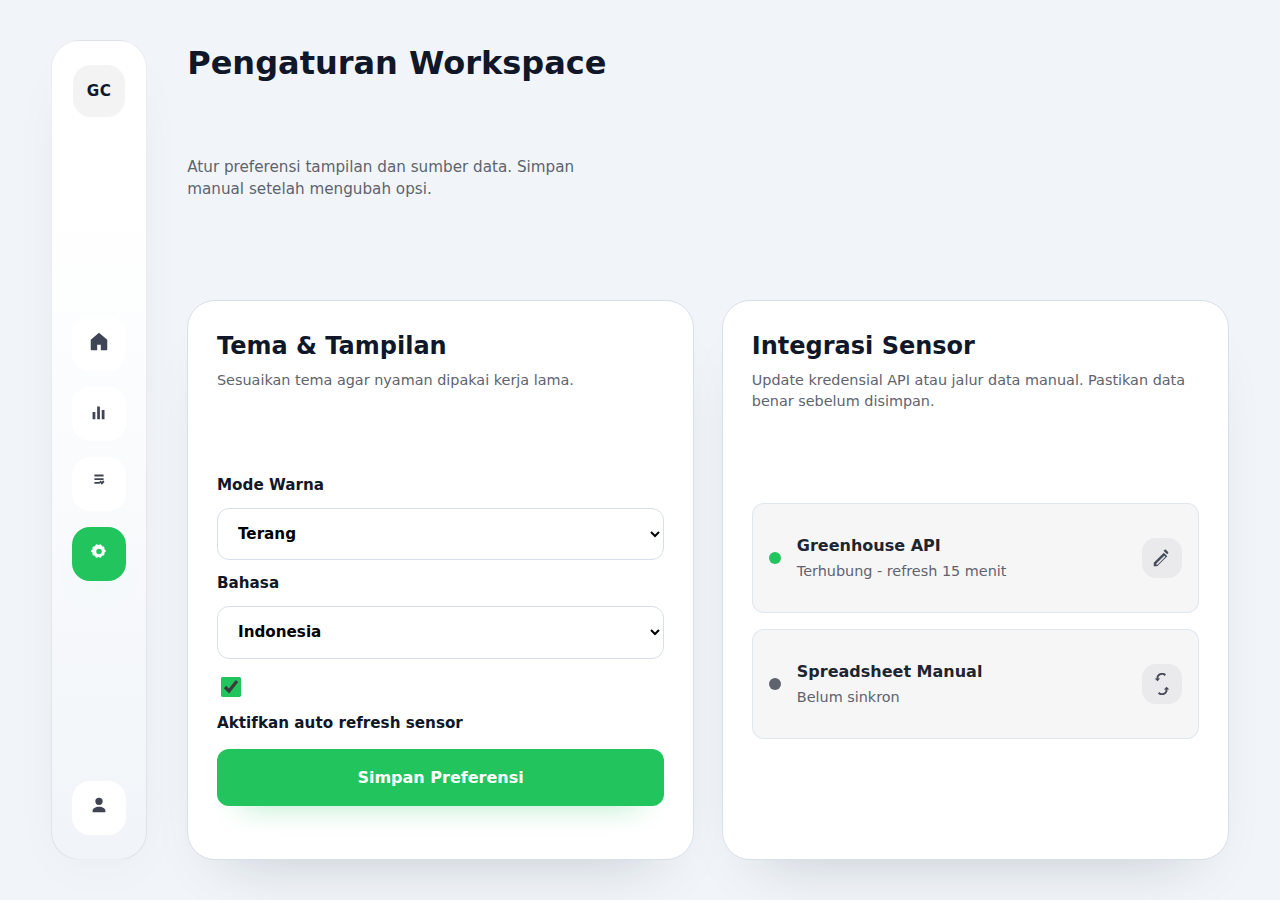
<file: pertemuan2/settings.html>
<!DOCTYPE html>
<html lang="en">
  <head>
    <meta charset="UTF-8" />
    <meta name="viewport" content="width=device-width, initial-scale=1.0" />
    <title>Greenhouse Companion | Settings</title>
    <link rel="stylesheet" href="./style.css" />
  </head>
  <body>
    <div class="app-shell">
      <aside class="sidebar" data-module="sidebar">
        <div class="sidebar__logo" aria-label="Dashboard navigation">
          <span class="sidebar__badge">GC</span>
        </div>
        <nav class="sidebar__nav" aria-label="Primary">
          <a class="sidebar__button" data-route="index.html" href="index.html">
            <span aria-hidden="true">
              <svg viewBox="0 0 24 24" focusable="false">
                <path d="M12 3 3 10.5V21a1 1 0 0 0 1 1h6v-6h4v6h6a1 1 0 0 0 1-1V10.5L12 3Z" />
              </svg>
            </span>
            <span class="sr-only">Beranda</span>
          </a>
          <a class="sidebar__button" data-route="analytics.html" href="analytics.html">
            <span aria-hidden="true">
              <svg viewBox="0 0 24 24" focusable="false">
                <path d="M5 13h3v8H5zm5-6h3v14h-3zm5 4h3v10h-3z" />
              </svg>
            </span>
            <span class="sr-only">Analitik</span>
          </a>
          <a class="sidebar__button" data-route="tasks.html" href="tasks.html">
            <span aria-hidden="true">
              <svg viewBox="0 0 24 24" focusable="false">
                <path d="M7 5h10v2H7zM7 9h10v2H7zM7 13h6v2H7z" />
                <path d="m16.59 11.17-1.6 1.6-1.23-1.24-1.41 1.42L15 16l3-3-1.41-1.83Z" />
              </svg>
            </span>
            <span class="sr-only">Tugas</span>
          </a>
          <a class="sidebar__button" data-route="settings.html" href="settings.html">
            <span aria-hidden="true">
              <svg viewBox="0 0 24 24" focusable="false">
                <path
                  d="M19.14 12.94a1.29 1.29 0 0 0 0-1.88l-1.27-.98.08-1.57a1.3 1.3 0 0 0-1.09-1.32l-1.58-.27-.73-1.4a1.3 1.3 0 0 0-1.67-.6l-1.47.6-1.47-.6a1.3 1.3 0 0 0-1.67.6l-.73 1.4-1.58.27a1.3 1.3 0 0 0-1.09 1.32l.08 1.57-1.27.98a1.29 1.29 0 0 0 0 1.88l1.27.98-.08 1.57a1.3 1.3 0 0 0 1.09 1.32l1.58.27.73 1.4a1.3 1.3 0 0 0 1.67.6l1.47-.6 1.47.6a1.3 1.3 0 0 0 1.67-.6l.73-1.4 1.58-.27a1.3 1.3 0 0 0 1.09-1.32l-.08-1.57Zm-7.14 2.56a3 3 0 1 1 3-3 3 3 0 0 1-3 3Z"
                />
              </svg>
            </span>
            <span class="sr-only">Pengaturan</span>
          </a>
        </nav>
        <footer class="sidebar__footer">
          <a class="sidebar__button" data-route="profile.html" href="profile.html">
            <span aria-hidden="true">
              <svg viewBox="0 0 24 24" focusable="false">
                <path
                  d="M12 12a4 4 0 1 0 0-8 4 4 0 0 0 0 8Zm0 2c-3.99 0-7 2.02-7 4.5V20h14v-1.5c0-2.48-3.01-4.5-7-4.5Z"
                />
              </svg>
            </span>
            <span class="sr-only">Profil</span>
          </a>
        </footer>
      </aside>

      <main class="main-area">
        <header class="top-bar">
          <div class="top-bar__info">
            <h1>Pengaturan Workspace</h1>
            <p>
              Atur preferensi tampilan dan sumber data. Simpan manual setelah mengubah opsi.
            </p>
          </div>
        </header>

        <section class="grid grid--detail">
          <article class="card">
            <header class="card__header">
              <div>
                <h2>Tema & Tampilan</h2>
                <p class="muted">Sesuaikan tema agar nyaman dipakai kerja lama.</p>
              </div>
            </header>
            <form class="notes-form" data-settings-form>
              <label>
                Mode Warna
                <select class="notes-form__select" data-settings-theme>
                  <option value="light">Terang</option>
                  <option value="dark">Gelap</option>
                  <option value="auto">Auto</option>
                </select>
              </label>
              <label>
                Bahasa
                <select class="notes-form__select" data-settings-language>
                  <option value="id">Indonesia</option>
                  <option value="en">English</option>
                </select>
              </label>
              <label class="checkbox-field">
                <input type="checkbox" data-settings-refresh />
                <span>Aktifkan auto refresh sensor</span>
              </label>
              <button class="primary-button" type="submit">Simpan Preferensi</button>
              <p class="muted" data-settings-feedback role="status"></p>
            </form>
          </article>

          <article class="card">
            <header class="card__header">
              <div>
                <h2>Integrasi Sensor</h2>
                <p class="muted">
                  Update kredensial API atau jalur data manual. Pastikan data benar sebelum
                  disimpan.
                </p>
              </div>
            </header>
            <ul class="device-list" data-integration-list></ul>
            <p class="muted" data-integration-feedback role="status"></p>
          </article>
        </section>
      </main>
    </div>

    <script type="module" src="./nav.js"></script>
    <script type="module" src="./settings-page.js"></script>
  </body>
</html>
</file>
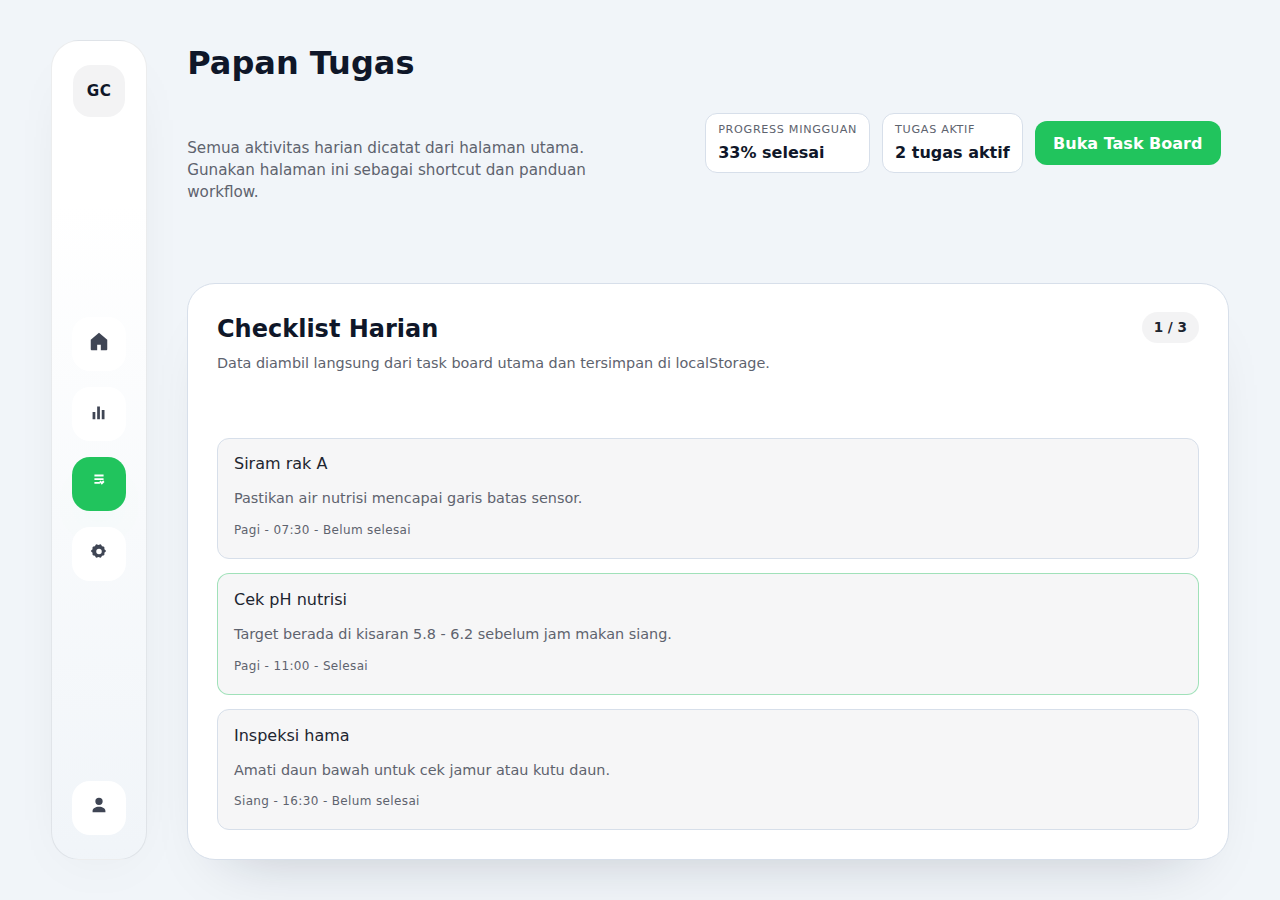
<file: pertemuan2/tasks.html>
<!DOCTYPE html>
<html lang="en">
  <head>
    <meta charset="UTF-8" />
    <meta name="viewport" content="width=device-width, initial-scale=1.0" />
    <title>Greenhouse Companion | Tasks</title>
    <link rel="stylesheet" href="./style.css" />
  </head>
  <body>
    <div class="app-shell">
      <aside class="sidebar" data-module="sidebar">
        <div class="sidebar__logo" aria-label="Dashboard navigation">
          <span class="sidebar__badge">GC</span>
        </div>
        <nav class="sidebar__nav" aria-label="Primary">
          <a class="sidebar__button" data-route="index.html" href="index.html">
            <span aria-hidden="true">
              <svg viewBox="0 0 24 24" focusable="false">
                <path d="M12 3 3 10.5V21a1 1 0 0 0 1 1h6v-6h4v6h6a1 1 0 0 0 1-1V10.5L12 3Z" />
              </svg>
            </span>
            <span class="sr-only">Beranda</span>
          </a>
          <a class="sidebar__button" data-route="analytics.html" href="analytics.html">
            <span aria-hidden="true">
              <svg viewBox="0 0 24 24" focusable="false">
                <path d="M5 13h3v8H5zm5-6h3v14h-3zm5 4h3v10h-3z" />
              </svg>
            </span>
            <span class="sr-only">Analitik</span>
          </a>
          <a class="sidebar__button" data-route="tasks.html" href="tasks.html">
            <span aria-hidden="true">
              <svg viewBox="0 0 24 24" focusable="false">
                <path d="M7 5h10v2H7zM7 9h10v2H7zM7 13h6v2H7z" />
                <path d="m16.59 11.17-1.6 1.6-1.23-1.24-1.41 1.42L15 16l3-3-1.41-1.83Z" />
              </svg>
            </span>
            <span class="sr-only">Tugas</span>
          </a>
          <a class="sidebar__button" data-route="settings.html" href="settings.html">
            <span aria-hidden="true">
              <svg viewBox="0 0 24 24" focusable="false">
                <path
                  d="M19.14 12.94a1.29 1.29 0 0 0 0-1.88l-1.27-.98.08-1.57a1.3 1.3 0 0 0-1.09-1.32l-1.58-.27-.73-1.4a1.3 1.3 0 0 0-1.67-.6l-1.47.6-1.47-.6a1.3 1.3 0 0 0-1.67.6l-.73 1.4-1.58.27a1.3 1.3 0 0 0-1.09 1.32l.08 1.57-1.27.98a1.29 1.29 0 0 0 0 1.88l1.27.98-.08 1.57a1.3 1.3 0 0 0 1.09 1.32l1.58.27.73 1.4a1.3 1.3 0 0 0 1.67.6l1.47-.6 1.47.6a1.3 1.3 0 0 0 1.67-.6l.73-1.4 1.58-.27a1.3 1.3 0 0 0 1.09-1.32l-.08-1.57Zm-7.14 2.56a3 3 0 1 1 3-3 3 3 0 0 1-3 3Z"
                />
              </svg>
            </span>
            <span class="sr-only">Pengaturan</span>
          </a>
        </nav>
        <footer class="sidebar__footer">
          <a class="sidebar__button" data-route="profile.html" href="profile.html">
            <span aria-hidden="true">
              <svg viewBox="0 0 24 24" focusable="false">
                <path
                  d="M12 12a4 4 0 1 0 0-8 4 4 0 0 0 0 8Zm0 2c-3.99 0-7 2.02-7 4.5V20h14v-1.5c0-2.48-3.01-4.5-7-4.5Z"
                />
              </svg>
            </span>
            <span class="sr-only">Profil</span>
          </a>
        </footer>
      </aside>

      <main class="main-area">
        <header class="top-bar">
          <div class="top-bar__info">
            <h1>Papan Tugas</h1>
            <p>
              Semua aktivitas harian dicatat dari halaman utama. Gunakan halaman ini sebagai
              shortcut dan panduan workflow.
            </p>
          </div>
          <div class="top-bar__meta">
            <div class="meta-chip">
              <span class="meta-chip__label">Progress Mingguan</span>
              <span class="meta-chip__value" data-task-progress>0% selesai</span>
            </div>
            <div class="meta-chip">
              <span class="meta-chip__label">Tugas Aktif</span>
              <span class="meta-chip__value" data-task-remaining>0 tugas</span>
            </div>
            <a class="primary-button" href="index.html#task-card">Buka Task Board</a>
          </div>
        </header>

        <section class="grid grid--detail">
          <article class="card">
            <header class="card__header">
              <div>
                <h2>Checklist Harian</h2>
                <p class="muted">
                  Data diambil langsung dari task board utama dan tersimpan di localStorage.
                </p>
              </div>
              <span class="chip" data-task-completed>0 / 0</span>
            </header>
            <ul class="notes-list" data-task-list></ul>
          </article>
        </section>
      </main>
    </div>

    <script type="module" src="./nav.js"></script>
    <script type="module" src="./tasks-page.js"></script>
  </body>
</html>
</file>
<file: style.css>
* {
  font-family: monospace;
  padding: 0;
  margin: 0;
  letter-spacing: -0.5px;
}

a {
  text-decoration: none;
  color: black;
  border: 2px solid black;
  padding: 10px;
  margin: 5px auto;
  text-align: center;
  font-weight: bold;
  transition: all 0.3s ease;
}

a:hover {
  background-color: black;
  color: white;
  transform: scale(1.01);
}

.container {
  display: flex;
  flex-direction: column;
  align-items: center;
  justify-content: center;
  height: 100vh;
  max-width: 720px;
  margin: 0 auto;
}

.links-container {
  display: flex;
  flex-direction: column;
  align-items: center;
  margin: 10px auto;
  width: 100%;
  margin-top: 20px;

  p {
    font-size: 14px;
    color: gray;
    font-weight: bold;
  }
}

.link-list {
  display: flex;
  flex-direction: column;
  align-items: center;
  justify-content: center;
  gap: 2px;
}

::-webkit-scrollbar {
  display: none;
  width: 0px;
}
</file>
<file: pertemuan2/style.css>
/* Base tokens (soft palette inspired by shadcn variables) */
:root {
  --background: 210 40% 96%;
  --foreground: 222 47% 11%;
  --muted: 215 16% 86%;
  --muted-foreground: 221 8% 40%;
  --card: 0 0% 100%;
  --card-foreground: 215 25% 15%;
  --border: 214 32% 88%;
  --accent: 142 71% 45%;
  --accent-foreground: 0 0% 100%;
  --warning: 43 90% 60%;
  --radius-lg: 28px;
  --radius-md: 20px;
  --radius-sm: 12px;
  --shadow-soft: 0 20px 60px -40px rgba(15, 23, 42, 0.35);
  --shadow-card: 0 32px 60px -40px rgba(15, 23, 42, 0.25);
  --sidebar-width: clamp(72px, 8vw, 96px);
}

*,
*::before,
*::after {
  box-sizing: border-box;
}

body {
  margin: 0;
  min-height: 100vh;
  font-family: "Inter", "SF Pro Display", "Segoe UI", system-ui, -apple-system,
    sans-serif;
  line-height: 1.45;
  background-color: hsl(var(--background));
  color: hsl(var(--foreground));
  -webkit-font-smoothing: antialiased;
}

h1,
h2,
h3,
h4,
h5,
h6 {
  margin: 0;
  font-weight: 600;
  color: hsl(var(--foreground));
}

p {
  margin: 0;
}

button {
  font: inherit;
  color: inherit;
  border: none;
  background: none;
  cursor: pointer;
}

img {
  max-width: 100%;
  height: auto;
  display: block;
  border-radius: var(--radius-md);
}

.sr-only {
  position: absolute;
  width: 1px;
  height: 1px;
  padding: 0;
  margin: -1px;
  overflow: hidden;
  clip: rect(0, 0, 0, 0);
  white-space: nowrap;
  border: 0;
}

/* Layout */
.app-shell {
  min-height: 100vh;
  display: grid;
  grid-template-columns: var(--sidebar-width) 1fr;
  gap: 2.5rem;
  padding: 2.5rem clamp(1.5rem, 4vw, 3.5rem);
}

.sidebar {
  display: grid;
  grid-template-rows: auto 1fr auto;
  align-items: center;
  justify-items: center;
  gap: 2rem;
  padding: 1.5rem 0;
  background: linear-gradient(
    180deg,
    hsl(0 0% 100%) 20%,
    hsl(var(--background)) 100%
  );
  border-radius: var(--radius-lg);
  border: 1px solid color-mix(in srgb, hsl(var(--foreground)) 8%, transparent);
  box-shadow: var(--shadow-soft);
}

.sidebar__logo {
  display: flex;
  align-items: center;
  justify-content: center;
  width: 52px;
  height: 52px;
  border-radius: 18px;
  background: hsl(var(--foreground) / 0.05);
}

.sidebar__badge {
  font-size: 0.95rem;
  font-weight: 700;
  letter-spacing: 0.04em;
}

.sidebar__nav,
.sidebar__footer {
  display: grid;
  gap: 1rem;
}

.sidebar__button {
  width: 54px;
  height: 54px;
  display: flex;
  align-items: center;
  justify-content: center;
  border-radius: 18px;
  background: hsl(var(--card));
  border: 1px solid transparent;
  transition: transform 0.2s ease, box-shadow 0.2s ease, border-color 0.2s ease;
  box-shadow: var(--shadow-soft);
  color: inherit;
  text-decoration: none;
  cursor: pointer;
}

.sidebar__button svg {
  width: 22px;
  height: 22px;
  fill: hsl(var(--foreground) / 0.8);
}

.sidebar__button:is(:hover, :focus-visible) {
  transform: translateY(-2px);
  border-color: color-mix(in srgb, hsl(var(--accent)) 25%, transparent);
  box-shadow: var(--shadow-card);
}

.sidebar__button.is-active {
  background: hsl(var(--accent));
  box-shadow: 0 20px 40px -24px hsl(var(--accent));
}

.sidebar__button.is-active svg {
  fill: hsl(var(--accent-foreground));
}

.main-area {
  display: grid;
  gap: 2.25rem;
}

.top-bar {
  display: flex;
  flex-wrap: wrap;
  justify-content: space-between;
  gap: 1.25rem;
  padding-right: 0.5rem;
}

.top-bar__info {
  max-width: 420px;
  display: grid;
  gap: 0.4rem;
}

.top-bar__info p {
  color: hsl(var(--muted-foreground));
  font-size: 0.95rem;
}

.top-bar__meta {
  display: flex;
  align-items: center;
  gap: 0.75rem;
  flex-wrap: wrap;
}

.meta-chip {
  display: grid;
  gap: 0.15rem;
  padding: 0.5rem 0.75rem;
  background: hsl(var(--card));
  border: 1px solid hsl(var(--border));
  border-radius: var(--radius-sm);
  min-width: 120px;
}

.meta-chip__label {
  font-size: 0.7rem;
  letter-spacing: 0.06em;
  text-transform: uppercase;
  color: hsl(var(--muted-foreground));
}

.meta-chip__value {
  font-weight: 600;
}

.alert-button {
  padding: 0.55rem 1rem;
  border-radius: var(--radius-sm);
  background: hsl(var(--foreground) / 0.08);
  border: 1px solid transparent;
  font-weight: 600;
  text-transform: uppercase;
  letter-spacing: 0.04em;
  font-size: 0.75rem;
  transition: background 0.2s ease, transform 0.2s ease;
}

.alert-button:is(:hover, :focus-visible) {
  background: hsl(var(--foreground) / 0.12);
  transform: translateY(-1px);
}

.grid {
  display: grid;
  gap: 1.75rem;
}

.grid--summary {
  grid-template-columns: repeat(auto-fit, minmax(240px, 1fr));
}

.grid--detail {
  grid-template-columns: repeat(auto-fit, minmax(300px, 1fr));
}

.card {
  background: hsl(var(--card));
  color: hsl(var(--card-foreground));
  border-radius: var(--radius-lg);
  border: 1px solid hsl(var(--border));
  box-shadow: var(--shadow-card);
  padding: 1.8rem;
  display: grid;
  gap: 1.25rem;
  position: relative;
  isolation: isolate;
}

.card__header {
  display: flex;
  align-items: flex-start;
  justify-content: space-between;
  gap: 1rem;
}

.card__header > div {
  display: grid;
  gap: 0.35rem;
}

.muted {
  color: hsl(var(--muted-foreground));
  font-size: 0.9rem;
}

.icon-button {
  width: 40px;
  height: 40px;
  display: inline-flex;
  align-items: center;
  justify-content: center;
  border-radius: 14px;
  border: 1px solid transparent;
  background: hsl(var(--foreground) / 0.05);
  transition: transform 0.2s ease, border-color 0.2s ease;
}

.icon-button svg {
  width: 22px;
  height: 22px;
  fill: hsl(var(--foreground) / 0.75);
}

.icon-button:is(:hover, :focus-visible) {
  transform: translateY(-1px);
  border-color: hsl(var(--foreground) / 0.1);
}

.primary-button,
.secondary-button {
  padding: 0.65rem 1.15rem;
  border-radius: var(--radius-sm);
  font-weight: 600;
  transition: transform 0.2s ease, box-shadow 0.2s ease, background 0.2s ease;
  display: inline-flex;
  align-items: center;
  justify-content: center;
  text-decoration: none;
}

.primary-button {
  background: hsl(var(--accent));
  color: hsl(var(--accent-foreground));
  box-shadow: 0 16px 32px -24px hsl(var(--accent));
}

.primary-button.is-loading {
  pointer-events: none;
  opacity: 0.7;
}

.primary-button:is(:hover, :focus-visible) {
  transform: translateY(-1px);
  box-shadow: 0 28px 48px -32px hsl(var(--accent));
}

.secondary-button {
  background: hsl(var(--foreground) / 0.06);
  color: hsl(var(--foreground));
}

.secondary-button:is(:hover, :focus-visible) {
  background: hsl(var(--foreground) / 0.12);
}

.card--highlight {
  background: linear-gradient(
    145deg,
    hsl(var(--card)) 15%,
    hsl(212 72% 92%) 100%
  );
}

.card--status {
  background: linear-gradient(
    140deg,
    hsl(var(--card)) 20%,
    hsl(142 40% 88%) 100%
  );
}

.card--status .status-card__tag {
  background: hsl(var(--accent));
  color: hsl(var(--accent-foreground));
}

.status-card__content {
  display: flex;
  align-items: center;
  gap: 1rem;
}

.status-card__value {
  font-size: clamp(2.5rem, 4vw, 3.5rem);
  font-weight: 700;
}

.status-card__tag {
  padding: 0.35rem 0.8rem;
  border-radius: 999px;
  font-weight: 600;
  font-size: 0.85rem;
}

.weather-summary {
  display: flex;
  align-items: center;
  gap: 1.75rem;
}

.weather-summary__temp {
  font-size: clamp(3rem, 5vw, 4.2rem);
  font-weight: 700;
}

.weather-summary__condition {
  font-size: 1.05rem;
  font-weight: 600;
}

.weather-details {
  display: grid;
  gap: 0.75rem;
  grid-template-columns: repeat(auto-fit, minmax(120px, 1fr));
}

.weather-details__item {
  display: grid;
  gap: 0.2rem;
  padding: 0.65rem 0.75rem;
  border-radius: var(--radius-sm);
  border: 1px solid hsl(var(--border));
}

.weather-details__item strong {
  font-weight: 600;
}

.map-card__body {
  display: grid;
  gap: 1.5rem;
}

.map-card__grid {
  display: grid;
  grid-template-columns: repeat(auto-fit, minmax(110px, 1fr));
  gap: 1rem;
}

.map-card__plot {
  position: relative;
  padding: 2.5rem 1rem;
  border-radius: var(--radius-md);
  border: 1px solid hsl(var(--border));
  background: hsl(var(--foreground) / 0.04);
  font-weight: 600;
  text-align: center;
  color: hsl(var(--foreground) / 0.65);
  letter-spacing: 0.04em;
  text-transform: uppercase;
}

.map-card__plot::after {
  content: "";
  position: absolute;
  inset: 14px;
  border-radius: var(--radius-sm);
  border: 1px dashed hsl(var(--foreground) / 0.1);
}

.map-card__plot.is-active {
  background: linear-gradient(
    145deg,
    hsl(var(--accent)) 10%,
    hsl(142 50% 45%) 100%
  );
  color: hsl(var(--accent-foreground));
  box-shadow: 0 24px 48px -32px hsl(var(--accent));
}

.map-card__plot.is-active::after {
  border: 1px dashed hsl(var(--accent-foreground) / 0.4);
}

.map-card__meta {
  display: flex;
  flex-wrap: wrap;
  gap: 0.75rem;
}

.chip {
  padding: 0.35rem 0.75rem;
  border-radius: 999px;
  background: hsl(var(--foreground) / 0.05);
  font-size: 0.85rem;
  font-weight: 600;
}

.device-list {
  list-style: none;
  margin: 0;
  padding: 0;
  display: grid;
  gap: 1rem;
}

.device-item {
  display: grid;
  grid-template-columns: auto 1fr auto;
  align-items: center;
  gap: 1rem;
  padding: 0.75rem 1rem;
  border-radius: var(--radius-sm);
  background: hsl(var(--foreground) / 0.04);
  border: 1px solid hsl(var(--border) / 0.7);
}

.device-item__status {
  width: 12px;
  height: 12px;
  border-radius: 999px;
  background: hsl(var(--muted-foreground));
}

.device-item__status.is-online {
  background: hsl(var(--accent));
}

.device-item__status.is-warning {
  background: hsl(var(--warning));
}

.device-item__body {
  display: grid;
  gap: 0.25rem;
}

.device-item__name {
  font-weight: 600;
}

.device-item__tag {
  padding: 0.25rem 0.6rem;
  border-radius: 999px;
  font-size: 0.75rem;
  background: hsl(var(--foreground) / 0.05);
}

.camera-card__body {
  position: relative;
  overflow: hidden;
  border-radius: var(--radius-md);
}

.camera-card__body img {
  aspect-ratio: 16 / 9;
  object-fit: cover;
}

.camera-card__caption {
  position: absolute;
  inset: auto 1rem 1rem 1rem;
  padding: 0.75rem 1rem;
  border-radius: var(--radius-sm);
  background: hsl(var(--card) / 0.85);
  backdrop-filter: blur(12px);
  display: flex;
  justify-content: space-between;
  align-items: center;
  gap: 1.5rem;
  font-weight: 600;
}

.analytics-chart canvas {
  width: 100%;
  min-height: 220px;
  border-radius: var(--radius-sm);
  background: hsl(var(--foreground) / 0.04);
  display: block;
}

.analytics-summary {
  gap: 1.5rem;
}

.analytics-alert-form,
.analytics-trend-form,
.task-form,
.integration-form,
.profile-form,
.profile-note-form {
  display: grid;
  gap: 1rem;
}

.task-form__actions,
.integration-form__actions,
.profile-form__actions,
.profile-note-form__actions {
  display: flex;
  justify-content: flex-end;
  gap: 0.75rem;
}

.analytics-alert-form__grid,
.analytics-trend-form__grid,
.task-form__grid,
.integration-form__grid,
.profile-form__grid {
  display: grid;
  gap: 1rem;
  grid-template-columns: repeat(auto-fit, minmax(200px, 1fr));
}

.analytics-alert-form label,
.analytics-trend-form label,
.task-form label,
.integration-form label,
.profile-form label,
.profile-note-form label {
  display: grid;
  gap: 0.35rem;
  font-weight: 600;
  color: hsl(var(--foreground));
  font-size: 0.95rem;
}

.analytics-alert-form input,
.analytics-alert-form select,
.analytics-trend-form input,
.task-form input,
.task-form textarea,
.integration-form input,
.integration-form select,
.profile-form input,
.profile-note-form textarea {
  padding: 0.75rem 1rem;
  border-radius: var(--radius-sm);
  border: 1px solid hsl(var(--border));
  font: inherit;
  background: hsl(var(--card));
  resize: none;
}

.analytics-alert-list .note-item,
.trend-list .trend-item {
  display: grid;
  gap: 0.5rem;
}

.trend-list {
  list-style: none;
  margin: 0;
  padding: 0;
  display: grid;
  gap: 0.75rem;
}

.trend-item {
  display: grid;
  gap: 0.35rem;
  padding: 0.9rem 1rem;
  border-radius: var(--radius-sm);
  border: 1px solid hsl(var(--border));
  background: hsl(var(--foreground) / 0.04);
}

.trend-item__header {
  display: flex;
  justify-content: space-between;
  align-items: center;
  gap: 1rem;
}

.trend-item__actions,
.analytics-alert-actions,
.task-item__actions,
.integration-item__actions,
.profile-note-actions {
  display: flex;
  gap: 0.5rem;
}

.camera-action {
  display: flex;
  gap: 0.75rem;
  justify-content: flex-end;
}

.tasks-card {
  align-content: start;
}

.progress-meter {
  display: grid;
  gap: 0.75rem;
}

.progress-meter__info {
  display: flex;
  justify-content: space-between;
  align-items: center;
}

.progress-meter__bar {
  height: 10px;
  border-radius: 999px;
  background: hsl(var(--foreground) / 0.06);
  overflow: hidden;
}

.progress-meter__fill {
  display: block;
  height: 100%;
  width: 0%;
  border-radius: inherit;
  background: linear-gradient(
    90deg,
    hsl(var(--accent)) 0%,
    hsl(142 68% 38%) 100%
  );
  transition: width 0.4s ease;
}

.task-list {
  list-style: none;
  margin: 0;
  padding: 0;
  display: grid;
  gap: 1rem;
}

.task-item {
  display: grid;
  grid-template-columns: auto 1fr auto;
  align-items: center;
  gap: 1rem;
  padding: 0.9rem 1rem;
  border-radius: var(--radius-sm);
  border: 1px solid hsl(var(--border));
  background: hsl(var(--card));
}

.task-item__checkbox {
  display: grid;
  place-items: center;
}

.task-item__checkbox input {
  display: none;
}

.task-item__checkbox span {
  width: 22px;
  height: 22px;
  border-radius: 6px;
  border: 1px solid hsl(var(--border));
  display: grid;
  place-items: center;
  font-size: 0.9rem;
  font-weight: 700;
  color: transparent;
  transition: background 0.2s ease, color 0.2s ease, border-color 0.2s ease;
}

.task-item__checkbox input:checked + span {
  background: hsl(var(--accent));
  border-color: hsl(var(--accent));
  color: hsl(var(--accent-foreground));
}

.task-item__checkbox input:checked + span::after {
  content: "✔️";
}

.task-item__content {
  display: grid;
  gap: 0.3rem;
}

.task-item__title {
  font-weight: 600;
}

.task-item__schedule {
  font-size: 0.85rem;
  color: hsl(var(--muted-foreground));
}

.task-item__actions {
  display: flex;
  gap: 0.5rem;
}

.notes-form {
  display: grid;
  gap: 0.75rem;
}

.notes-form label {
  display: grid;
  gap: 0.35rem;
  font-weight: 600;
  color: hsl(var(--foreground));
  font-size: 0.95rem;
}

.checkbox-field {
  display: flex;
  align-items: center;
  gap: 0.75rem;
  font-weight: 600;
  color: hsl(var(--foreground));
  font-size: 0.95rem;
}

.checkbox-field input {
  width: 20px;
  height: 20px;
  border-radius: 6px;
  border: 1px solid hsl(var(--border));
  accent-color: hsl(var(--accent));
}

.notes-form textarea {
  width: 100%;
  padding: 0.9rem 1rem;
  border-radius: var(--radius-sm);
  border: 1px solid hsl(var(--border));
  font: inherit;
  resize: vertical;
  min-height: 140px;
}

.notes-form select,
.notes-form__select {
  width: 100%;
  padding: 0.75rem 1rem;
  border-radius: var(--radius-sm);
  border: 1px solid hsl(var(--border));
  background: hsl(var(--card));
  font: inherit;
}

.notes-list {
  list-style: none;
  margin: 0;
  padding: 0;
  display: grid;
  gap: 0.9rem;
}

.note-item {
  display: grid;
  gap: 0.5rem;
  padding: 0.85rem 1rem;
  border-radius: var(--radius-sm);
  border: 1px solid hsl(var(--border));
  background: hsl(var(--foreground) / 0.04);
  position: relative;
}

.note-item button {
  position: absolute;
  top: 10px;
  right: 10px;
}

.note-item__time {
  font-size: 0.75rem;
  letter-spacing: 0.03em;
}

dialog {
  border: none;
  border-radius: var(--radius-lg);
  padding: 0;
  box-shadow: var(--shadow-card);
  max-width: 420px;
  width: 100%;
}

dialog::backdrop {
  background-color: rgba(15, 23, 42, 0.35);
  backdrop-filter: blur(4px);
}

.task-dialog__content {
  display: grid;
  gap: 0.85rem;
  padding: 1.75rem;
}

.task-dialog__content header h3 {
  font-size: 1.25rem;
  font-weight: 600;
}

.task-dialog__content label {
  display: grid;
  gap: 0.35rem;
  font-weight: 600;
  color: hsl(var(--foreground));
  font-size: 0.95rem;
}

.task-dialog__content input,
.task-dialog__content textarea {
  padding: 0.75rem 0.9rem;
  border-radius: var(--radius-sm);
  border: 1px solid hsl(var(--border));
  font: inherit;
  background: hsl(var(--card));
}

.task-dialog__content textarea {
  resize: vertical;
  min-height: 120px;
}

.task-dialog__footer {
  display: flex;
  justify-content: flex-end;
  gap: 0.75rem;
  margin-top: 0.5rem;
}

/* Responsive tweaks */
@media (max-width: 1024px) {
  .app-shell {
    grid-template-columns: 1fr;
    padding: 2rem clamp(1rem, 5vw, 2.5rem);
  }

  .sidebar {
    display: none;
  }
}

@media (max-width: 768px) {
  .grid--summary {
    grid-template-columns: 1fr;
  }

  .grid--detail {
    grid-template-columns: 1fr;
  }

  .card {
    padding: 1.4rem;
  }

  .top-bar__meta {
    width: 100%;
    justify-content: flex-start;
  }
}

@media (max-width: 520px) {
  body {
    background: hsl(var(--card));
  }

  .app-shell {
    padding: 1.5rem clamp(0.75rem, 4vw, 1.5rem);
  }

  .card {
    border-radius: var(--radius-md);
  }
}
</file>
